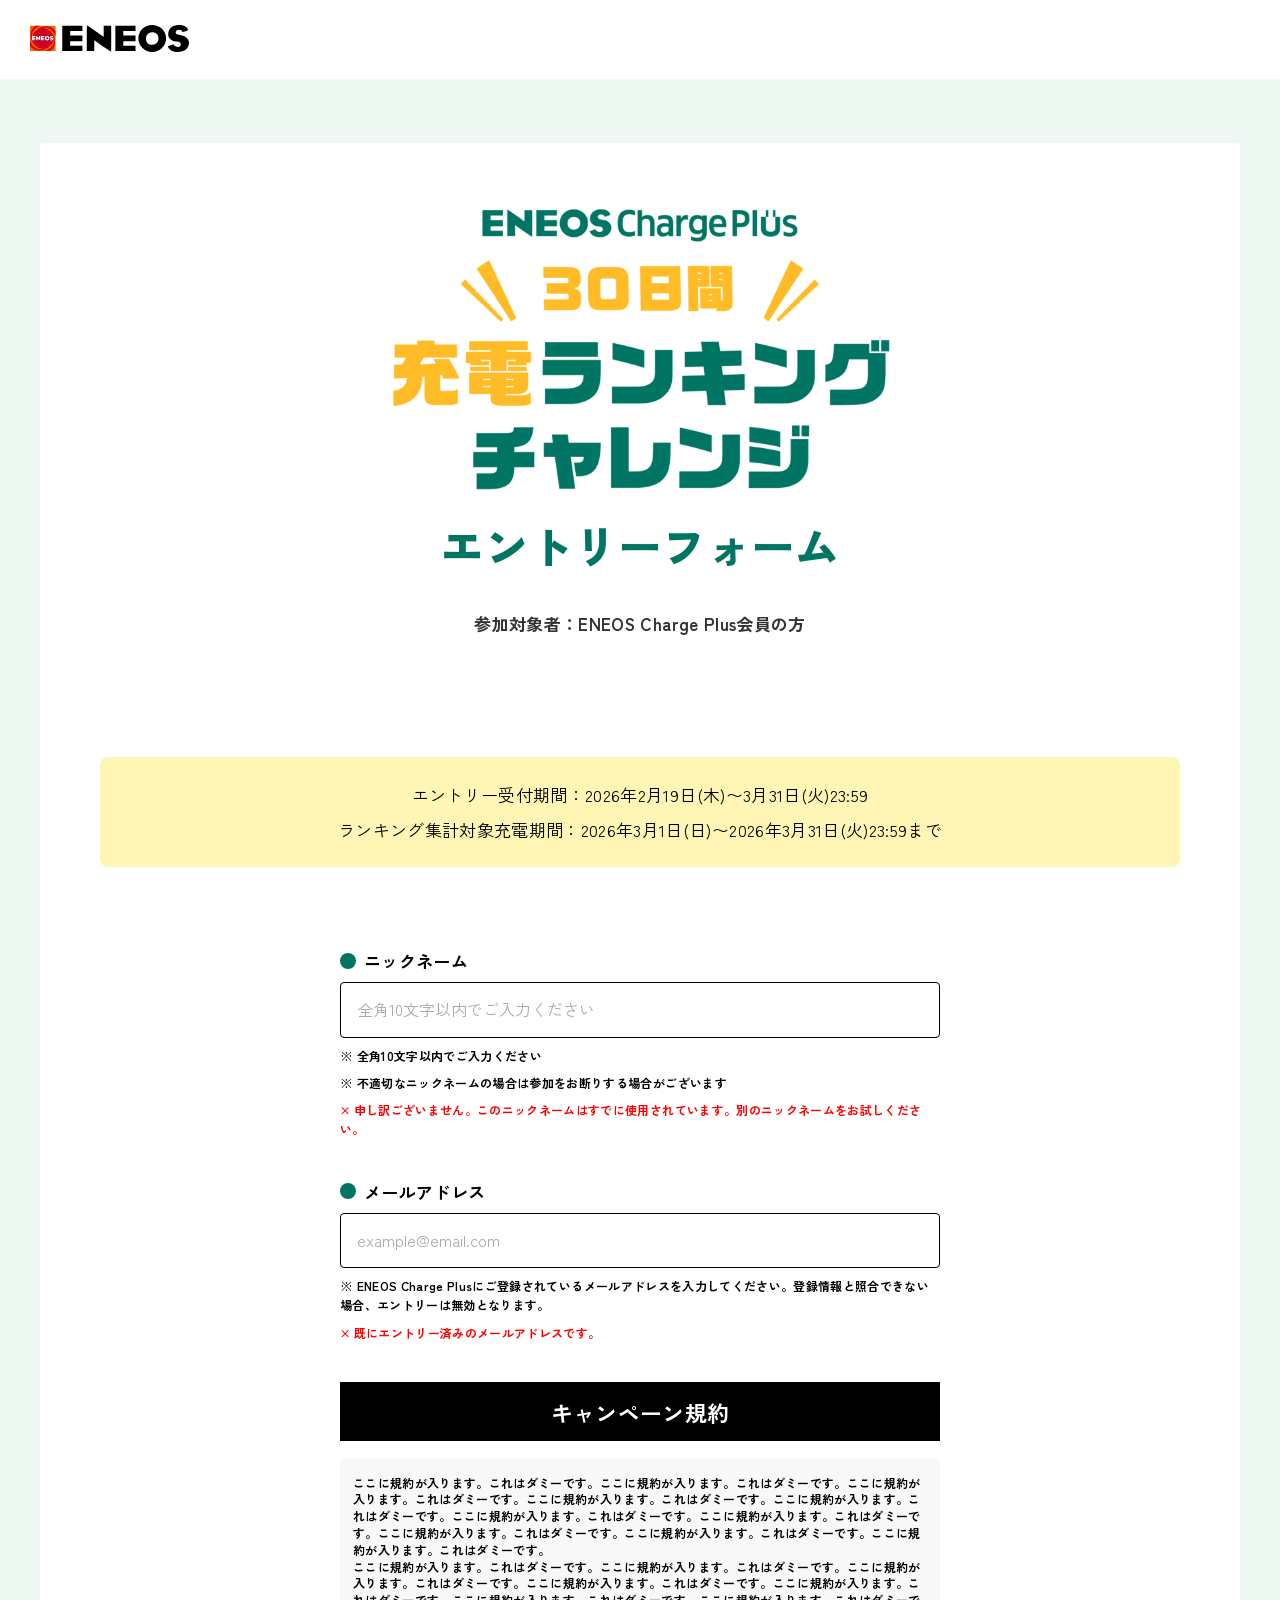
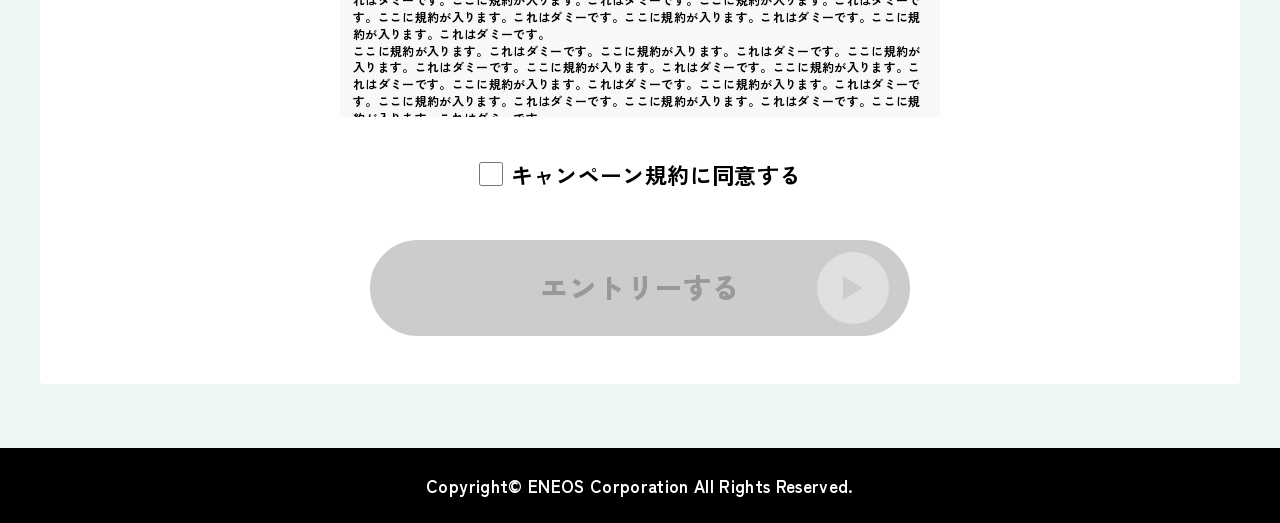
<file: entry/form.html>
<!DOCTYPE html>
<html lang="ja">
  <head>
    <meta charset="UTF-8">
    <meta name="viewport" content="width=device-width, initial-scale=1.0">
    <meta name="format-detection" content="telephone=no">
    <title>エントリーフォーム | 30日間 充電ランキングチャレンジ | ENEOS Charge Plus</title>
    <meta name="description" content="ENEOS Charge Plus 30日間充電ランキングチャレンジにエントリーしよう！">
    <meta property="og:title" content="エントリーフォーム | 30日間 充電ランキングチャレンジ">
    <meta property="og:description" content="ENEOS Charge Plus 30日間充電ランキングチャレンジにエントリーしよう！">
    <meta property="og:type" content="website">
    <meta property="og:url" content="https://eneoschargeplus.com/2026springcp/entry/">
    <meta property="og:image" content="https://eneoschargeplus.com/2026springcp/assets/img/ogp.png">
    <meta property="og:site_name" content="ENEOS Charge Plus">
    <meta name="twitter:card" content="summary_large_image">
    <meta name="twitter:title" content="エントリーフォーム | 30日間 充電ランキングチャレンジ">
    <meta name="twitter:description" content="ENEOS Charge Plus 30日間充電ランキングチャレンジにエントリーしよう！">
    <meta name="twitter:image" content="https://eneoschargeplus.com/2026springcp/assets/img/ogp.png">
    <link rel="icon" href="/img/common/favicon.ico" sizes="any">
    <link rel="icon" href="/img/common/icon.svg" type="image/svg+xml">
    <link rel="apple-touch-icon" href="/img/common/apple-touch-icon.png">

    <!-- Font -->
    <link rel="preconnect" href="https://fonts.googleapis.com">
    <link rel="preconnect" href="https://fonts.gstatic.com" crossorigin>
    <link href="https://fonts.googleapis.com/css2?family=Zen+Kaku+Gothic+New:wght@400;700&display=swap" rel="stylesheet">

    <!-- Styles -->
    <script type="module" crossorigin src="./assets/main.js"></script>
    <link rel="stylesheet" crossorigin href="./assets/style.css">
  </head>
  <body>
    <!-- Header -->
    <header class="l-header">
      <div class="l-header__logo">
        <img src="./img/logo_eneos.svg" alt="ENEOS" width="103" height="24">
      </div>
    </header>

    <main class="l-main l-main--entry">
      <article class="p-entry">
        <!-- Hero -->
        <header class="p-entry__hero">
          <h1 class="p-entry__logo">
            <img src="./img/logo_challenge.svg" alt="ENEOS Charge Plus 30日間 充電ランキングチャレンジ">
          </h1>
          <p class="p-entry__subtitle">エントリーフォーム</p>
          <p class="p-entry__lead">参加対象者：ENEOS Charge Plus会員の方</p>
        </header>

        <!-- Info Box -->
        <div class="p-entry__section">
          <div class="c-info-box">
            <p>エントリー受付期間：2026年2月19日(木)〜3月31日(火)23:59</p>
            <p>ランキング集計対象充電期間：2026年3月1日(日)〜2026年3月31日(火)23:59まで</p>
          </div>

          <!-- Form -->
          <form class="c-form" action="" method="post">
            <!-- ニックネーム -->
            <div class="c-form__group">
              <label class="c-form__label" for="nickname">ニックネーム</label>
              <input
                type="text"
                id="nickname"
                name="nickname"
                class="c-form__input"
                placeholder="全角10文字以内でご入力ください"
                maxlength="10"
                required
              >
              <p class="c-form__note">※ 全角10文字以内でご入力ください</p>
              <p class="c-form__note">※ 不適切なニックネームの場合は参加をお断りする場合がございます</p>
              <p class="c-form__note c-form__note--error">× 申し訳ございません。このニックネームはすでに使用されています。別のニックネームをお試しください。</p>
            </div>

            <!-- メールアドレス -->
            <div class="c-form__group">
              <label class="c-form__label" for="email">メールアドレス</label>
              <input
                type="email"
                id="email"
                name="email"
                class="c-form__input"
                placeholder="example@email.com"
                required
              >
              <p class="c-form__note">※ ENEOS Charge Plusにご登録されているメールアドレスを入力してください。登録情報と照合できない場合、エントリーは無効となります。</p>
              <p class="c-form__note c-form__note--error">× 既にエントリー済みのメールアドレスです。</p>
            </div>

            <!-- 規約 -->
            <div class="c-form__group">
              <div class="c-terms">
                <p class="c-terms__title">キャンペーン規約</p>
                <div class="c-terms__content">
                  <p>ここに規約が入ります。これはダミーです。ここに規約が入ります。これはダミーです。ここに規約が入ります。これはダミーです。ここに規約が入ります。これはダミーです。ここに規約が入ります。これはダミーです。ここに規約が入ります。これはダミーです。ここに規約が入ります。これはダミーです。ここに規約が入ります。これはダミーです。ここに規約が入ります。これはダミーです。ここに規約が入ります。これはダミーです。</p>
                  <p>ここに規約が入ります。これはダミーです。ここに規約が入ります。これはダミーです。ここに規約が入ります。これはダミーです。ここに規約が入ります。これはダミーです。ここに規約が入ります。これはダミーです。ここに規約が入ります。これはダミーです。ここに規約が入ります。これはダミーです。ここに規約が入ります。これはダミーです。ここに規約が入ります。これはダミーです。ここに規約が入ります。これはダミーです。</p>
                  <p>ここに規約が入ります。これはダミーです。ここに規約が入ります。これはダミーです。ここに規約が入ります。これはダミーです。ここに規約が入ります。これはダミーです。ここに規約が入ります。これはダミーです。ここに規約が入ります。これはダミーです。ここに規約が入ります。これはダミーです。ここに規約が入ります。これはダミーです。ここに規約が入ります。これはダミーです。ここに規約が入ります。これはダミーです。</p>
                </div>
              </div>
            </div>

            <!-- 同意チェック -->
            <div class="c-form__group">
              <label class="c-form__checkbox">
                <input type="checkbox" name="agree" id="agree" required>
                <span>キャンペーン規約に同意する</span>
              </label>
            </div>

            <!-- Submit -->
            <div class="p-entry__submit-area">
              <div class="c-button c-button--submit">
                <button type="submit" class="c-button__link">エントリーする</button>
              </div>
            </div>
          </form>
        </div>
      </article>
    </main>

    <!-- Footer -->
    <footer class="l-footer">
      <p>Copyright© ENEOS Corporation All Rights Reserved.</p>
    </footer>

    <!-- Scripts -->
  </body>
</html>
</file>
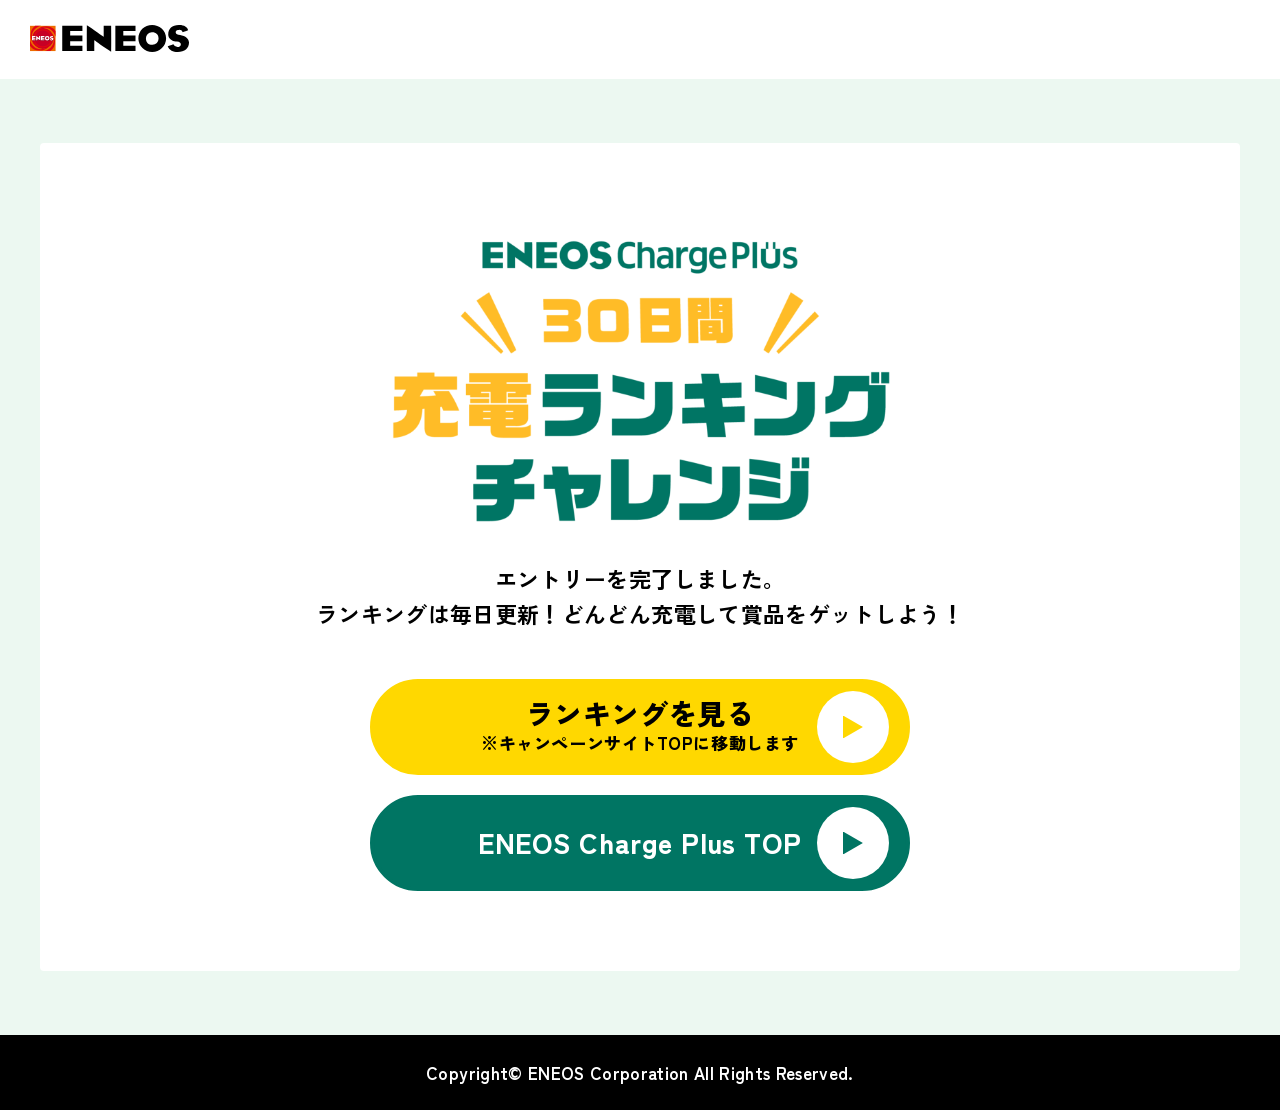
<file: entry/thanks.html>
<!DOCTYPE html>
<html lang="ja">
  <head>
    <meta charset="UTF-8">
    <meta name="viewport" content="width=device-width, initial-scale=1.0">
    <meta name="format-detection" content="telephone=no">
    <title>エントリー完了 | 30日間 充電ランキングチャレンジ | ENEOS Charge Plus</title>
    <meta name="description" content="ENEOS Charge Plus 30日間充電ランキングチャレンジへのエントリーが完了しました。">
    <meta property="og:title" content="エントリー完了 | 30日間 充電ランキングチャレンジ">
    <meta property="og:description" content="ENEOS Charge Plus 30日間充電ランキングチャレンジへのエントリーが完了しました。">
    <meta property="og:type" content="website">
    <meta property="og:url" content="https://eneoschargeplus.com/2026springcp/entry/thanks.html">
    <meta property="og:image" content="https://eneoschargeplus.com/2026springcp/assets/img/ogp.png">
    <meta property="og:site_name" content="ENEOS Charge Plus">
    <meta name="twitter:card" content="summary_large_image">
    <meta name="twitter:title" content="エントリー完了 | 30日間 充電ランキングチャレンジ">
    <meta name="twitter:description" content="ENEOS Charge Plus 30日間充電ランキングチャレンジへのエントリーが完了しました。">
    <meta name="twitter:image" content="https://eneoschargeplus.com/2026springcp/assets/img/ogp.png">
    <link rel="icon" href="/img/common/favicon.ico" sizes="any">
    <link rel="icon" href="/img/common/icon.svg" type="image/svg+xml">
    <link rel="apple-touch-icon" href="/img/common/apple-touch-icon.png">

    <!-- Font -->
    <link rel="preconnect" href="https://fonts.googleapis.com">
    <link rel="preconnect" href="https://fonts.gstatic.com" crossorigin>
    <link href="https://fonts.googleapis.com/css2?family=Zen+Kaku+Gothic+New:wght@400;700&display=swap" rel="stylesheet">

    <!-- Styles -->
    <script type="module" crossorigin src="./assets/main.js"></script>
    <link rel="stylesheet" crossorigin href="./assets/style.css">
  </head>
  <body>
    <!-- Header -->
    <header class="l-header">
      <div class="l-header__logo">
        <img src="./img/logo_eneos.svg" alt="ENEOS" width="103" height="24">
      </div>
    </header>

    <main class="l-main l-main--entry">
      <section class="p-thanks">
        <!-- Hero -->
        <div class="p-thanks__hero">
          <h1 class="p-entry__logo">
            <img src="./img/logo_challenge.svg" alt="ENEOS Charge Plus 30日間 充電ランキングチャレンジ">
          </h1>
        </div>

        <!-- Message -->
        <p class="p-thanks__message">エントリーを完了しました。<br>
          ランキングは毎日更新！どんどん充電して賞品をゲットしよう！</p>

        <!-- Buttons -->
        <div class="c-button-group">
          <div class="c-button c-button--yellow">
            <a href="../" class="c-button__link">
              <span>ランキングを見る
                <small>※キャンペーンサイトTOPに移動します</small></span>
            </a>
          </div>
          <div class="c-button c-button--green">
            <a href="https://eneoschargeplus.com/" class="c-button__link">ENEOS Charge Plus TOP</a>
          </div>
        </div>
      </section>
    </main>

    <!-- Footer -->
    <footer class="l-footer">
      <p>Copyright© ENEOS Corporation All Rights Reserved.</p>
    </footer>

    <!-- Scripts -->
  </body>
</html>
</file>
<file: entry/assets/style.css>
*,*:before,*:after{box-sizing:border-box}*{margin:0;padding:0}html{-webkit-text-size-adjust:100%}body{min-height:100vh;line-height:1.5;-webkit-font-smoothing:antialiased}img,picture,video,canvas,svg{display:block;max-width:100%}input,button,textarea,select{font:inherit}p,h1,h2,h3,h4,h5,h6{overflow-wrap:break-word}a{color:inherit;text-decoration:none}ul,ol{list-style:none}button{background:transparent;border:none;cursor:pointer}:root{--color-text: #000;--color-primary: #007563;--color-primary-bg: #ECF8F1;--color-accent: #FF8400;--color-secondary: #FFF6B5;--color-background: #fff;--color-border: #E0E0E0;--font-family-base: Zen Kaku Gothic New, Hiragino Kaku Gothic ProN, Hiragino Sans, Meiryo, sans-serif;--contents-width: 800px;--contents-padding: 20px;--transition-base: .3s ease;--hover-opacity: .7}html{font-size:62.5%}body{font-family:var(--font-family-base);font-size:1.4rem;font-weight:400;line-height:1.57;letter-spacing:.02em;color:var(--color-text);background-color:var(--color-background)}@media (min-width: 768px){body{font-size:1.7rem;line-height:1.59}}.l-main--entry{padding:40px 0;background:var(--color-primary-bg)}@media (min-width: 768px){.l-main--entry{padding:64px 0}}.l-header{height:56px;padding:16px 0 0 15px;background-color:var(--color-background)}.l-header__logo{width:103px}.l-header__logo img{width:100%;height:auto}@media (min-width: 768px){.l-header{height:79px;padding:25px 0 0 30px}.l-header__logo{width:160px}}.l-footer{padding:24px var(--contents-padding);background-color:#000;color:#fff;font-size:1.4rem;font-weight:700;line-height:1.57;letter-spacing:.02em;text-align:center}@media (min-width: 768px){.l-footer{font-size:1.7rem;line-height:1.59}}.c-button{--button-bg-color: var(--color-accent);--button-text-color: #fff;width:100%}.c-button--yellow{--button-bg-color: #FFD800;--button-text-color: #000;--button-height: 95px}.c-button--green{--button-bg-color: var(--color-primary)}.c-button__link{box-sizing:border-box;position:relative;display:flex;justify-content:center;align-items:center;width:100%;height:var(--button-height, 72px);padding:12px 60px 12px 30px;border:4px solid var(--button-bg-color);border-radius:9999px;background-color:var(--button-bg-color);color:var(--button-text-color);font-size:2.1rem;font-weight:900;line-height:1.19;letter-spacing:.02em;text-align:center;transition:background-color var(--transition-base),color var(--transition-base)}.c-button__link small{display:block;line-height:1.57;font-size:clamp(1.4rem,.8666666667rem + .6944444444vw,1.7rem)}@supports not (font-size: clamp(14 * .1rem,.8666666667rem + .6944444444vw,17 * .1rem)){.c-button__link small{font-size:1.4rem}}.c-button__link:before{content:"";position:absolute;top:50%;right:12px;transform:translateY(-50%);width:48px;height:48px;border-radius:50%;background-color:#fff;transition:background-color var(--transition-base)}.c-button__link:after{content:"";position:absolute;top:50%;right:28px;transform:translateY(-50%);width:13px;height:15px;background-color:var(--button-bg-color);mask-image:url("data:image/svg+xml,%3Csvg xmlns='http://www.w3.org/2000/svg' width='20' height='23' viewBox='0 0 20 23' fill='none'%3E%3Cpath d='M19.899 11.493L0 0V22.986L19.899 11.493Z' fill='currentColor'/%3E%3C/svg%3E");mask-repeat:no-repeat;mask-size:contain;-webkit-mask-image:url("data:image/svg+xml,%3Csvg xmlns='http://www.w3.org/2000/svg' width='20' height='23' viewBox='0 0 20 23' fill='none'%3E%3Cpath d='M19.899 11.493L0 0V22.986L19.899 11.493Z' fill='currentColor'/%3E%3C/svg%3E");-webkit-mask-repeat:no-repeat;-webkit-mask-size:contain;transition:background-color var(--transition-base)}@media (hover: hover){.c-button__link:hover{background-color:#fff;color:var(--button-bg-color)}.c-button__link:hover:before{background-color:var(--button-bg-color)}.c-button__link:hover:after{background-color:#fff}}.c-button--disabled .c-button__link,.c-button__link:disabled{--button-bg-color: #ccc;--button-text-color: #999;--button-border-color: #ccc;--button-icon-color: #999;pointer-events:none;cursor:not-allowed}.c-button--disabled .c-button__link:before,.c-button__link:disabled:before{background-color:#e0e0e0}@media (min-width: 768px){.c-button{max-width:540px;margin:0 auto}.c-button__link{height:96px;padding:12px 89px;font-size:2.8rem}.c-button__link:before{right:17px;width:72px;height:72px}.c-button__link:after{right:43px;width:20px;height:23px}}.c-button-group{display:flex;flex-direction:column;align-items:center;gap:16px;margin-top:40px}@media (min-width: 768px){.c-button-group{gap:20px;margin-top:48px}}.c-form{max-width:600px;margin:0 auto}.c-form__group{margin-bottom:24px}.c-form__group--large{margin-bottom:32px}.c-form__label{display:flex;align-items:center;gap:8px;margin-bottom:8px;font-weight:700}.c-form__label:before{content:"";width:16px;height:16px;border-radius:50%;background-color:var(--color-primary)}.c-form__input,.c-form__textarea{width:100%;padding:14px 16px;border:1px solid #000;border-radius:4px;font-size:1.6rem;background-color:#fff;transition:border-color var(--transition-base)}.c-form__input::placeholder,.c-form__textarea::placeholder{color:#aaa}.c-form__input:focus,.c-form__textarea:focus{outline:none;border-color:var(--color-primary)}.c-form__textarea{min-height:120px;resize:vertical}.c-form__note{margin-top:8px;font-size:1rem;font-weight:700}.c-form__note--error{color:red}.c-form__errors{margin-bottom:24px;padding:16px;background:#fff5f5;border:1px solid #e00;border-radius:4px;color:#c00}.c-form__error{margin:0 0 8px;font-size:1.2rem;font-weight:700}.c-form__error:last-child{margin-bottom:0}.c-form__checkbox{display:flex;justify-content:center;align-items:center;gap:8px;margin-top:20px;cursor:pointer}.c-form__checkbox input[type=checkbox]{width:24px;height:24px;accent-color:var(--color-primary);cursor:pointer}.c-form__checkbox span{font-weight:700}@media (min-width: 768px){.c-form__group{margin-bottom:40px}.c-form__group--large{margin-bottom:80px}.c-form__note{font-size:1.2rem}.c-form__checkbox{margin-top:32px}.c-form__checkbox span{font-size:2.2rem}}.c-info-box{display:flex;flex-direction:column;gap:8px;margin-top:24px;margin-bottom:32px;padding:24px 10px;background-color:var(--color-secondary);border-radius:8px;text-align:center}@media (min-width: 768px){.c-info-box{margin-bottom:80px;padding:24px 20px}}.c-terms{border-top:1px solid #000}.c-terms__title{padding:9px 20px;margin-bottom:16px;background-color:#000;color:#fff;font-weight:700;font-size:1.6rem;line-height:1.5;text-align:center}.c-terms__content{height:200px;padding:16px;background-color:#f8f8f8;font-size:1rem;font-weight:700;line-height:1.4;overflow-y:auto}@media (min-width: 768px){.c-terms__title{padding:13px 20px 12px;margin-bottom:18px;font-size:2.2rem}.c-terms__content{height:258px;padding:16px 13px;font-size:1.2rem}}.p-entry{width:87.18%;margin:0 auto;background-color:#fff;border-radius:8px}.p-entry__hero{padding:32px var(--contents-padding);text-align:center}.p-entry__logo{margin-bottom:8px}.p-entry__logo img{width:71.79vw;max-width:280px;height:auto;margin:0 auto}.p-entry__subtitle{font-weight:900;line-height:1.48;color:var(--color-primary);font-size:clamp(2.7rem,-.3222222222rem + 3.9351851852vw,4.4rem)}@supports not (font-size: clamp(27 * .1rem,-.3222222222rem + 3.9351851852vw,44 * .1rem)){.p-entry__subtitle{font-size:2.7rem}}.p-entry__lead{margin-top:24px;font-weight:700;color:#333;text-align:center}.p-entry__section{padding:32px var(--contents-padding)}.p-entry__submit-area{margin-top:32px;text-align:center}@media (min-width: 768px){.p-entry{width:min(100%,1200px);border-radius:4px}.p-entry__hero{padding:48px var(--contents-padding)}.p-entry__logo img{width:500px;max-width:none}.p-entry__lead{margin-top:32px}.p-entry__section{padding:48px 60px}.p-entry__submit-area{margin-top:48px}}.p-thanks{padding:60px var(--contents-padding);background-color:#fff;text-align:center}.p-thanks__hero,.p-thanks__logo{margin-bottom:24px}.p-thanks__logo img{height:20px;margin:0 auto}.p-thanks__title{margin-bottom:16px}.p-thanks__title img{max-width:400px;margin:0 auto}.p-thanks__message{margin-bottom:8px;font-weight:700}.p-thanks__note{color:#666}@media (min-width: 768px){.p-thanks{padding:80px var(--contents-padding)}.p-thanks__logo img{height:24px}.p-thanks__title img{max-width:500px}}.p-thanks{width:87.18%;margin:0 auto;background-color:#fff;border-radius:8px}.p-thanks__message{font-weight:700;text-align:center;font-size:clamp(1.6rem,.5333333333rem + 1.3888888889vw,2.2rem)}@supports not (font-size: clamp(16 * .1rem,.5333333333rem + 1.3888888889vw,22 * .1rem)){.p-thanks__message{font-size:1.6rem}}@media (min-width: 768px){.p-thanks{width:min(100%,1200px);border-radius:4px}}
</file>
